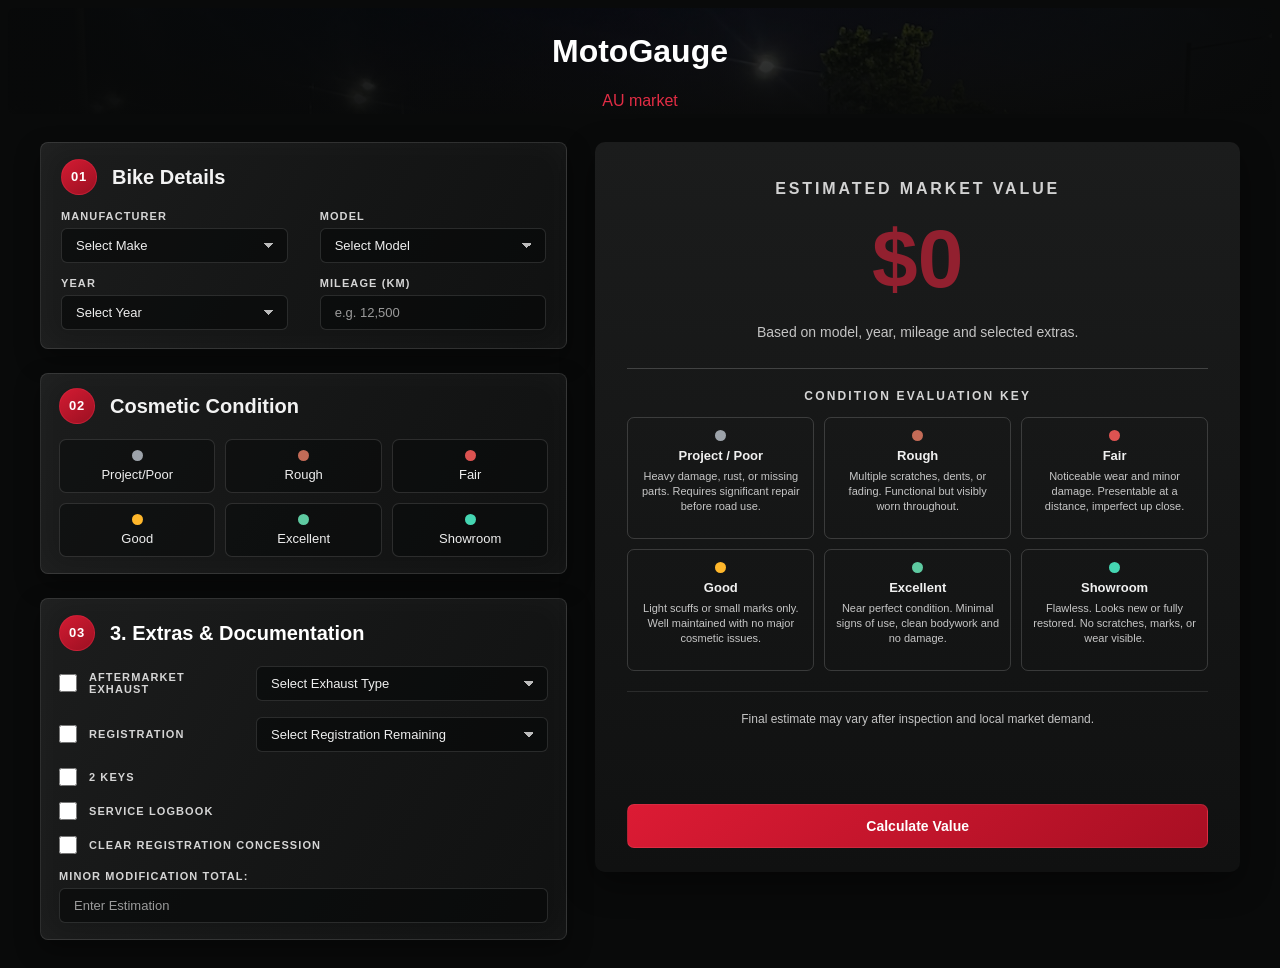
<file: index.html>
<!DOCTYPE html>
<html lang="en">
<head>
    <meta charset="UTF-8">
    <meta name="viewport" content="width=device-width, initial-scale=1.0">
    <title>MotoGauge</title>
    <link rel="stylesheet" href="style.css">
</head>
<body>
    <header>
        <h1> MotoGauge</h1> <p1> AU market</p1>
    </header>
    <div class="main-row container">
        <div class="form-sections">
        <div class="details">
            <div class="details-heading">
                <span class="details-step">01</span>
                <h2>Bike Details</h2>
            </div>

        <div class="details-grid">  <!-- Groups all bike details input and uses -->

            <div class="details-field">   <!-- groups one label and one input so they stack together -->
                <label for="brand">Manufacturer</label>
                <select id="brand" name="brand">
                    <option value="">Select Make</option>
                    <option value="kawasaki">Kawasaki</option>
                    <option value="yamaha">Yamaha</option>
                    <option value="honda">Honda</option>
                    <option value="cfmoto">CFMOTO</option>
                </select>
            </div>

            <div class="details-field">
                <label for="model">Model</label>
                <select id="model">
                    <option value="">Select Model</option>
                </select>
            </div>

        <script>
            document.getElementById("brand").addEventListener("change", function () {
                const modelDropdown = document.getElementById("model");

                modelDropdown.innerHTML = '<option value="">Select Model</option>';

                if (this.value === "kawasaki") {
                    modelDropdown.innerHTML += "<option>Ninja 300</option>";
                    modelDropdown.innerHTML += "<option>Ninja 400</option>";
                    modelDropdown.innerHTML += "<option>Ninja 500</option>";
                    modelDropdown.innerHTML += "<option>Ninja 650</option>";
                }

                if (this.value === "yamaha") {
                    modelDropdown.innerHTML += "<option>YZF-R3</option>";
                    modelDropdown.innerHTML += "<option>YZF-R7LA</option>";
                }

                if (this.value === "honda") {
                    modelDropdown.innerHTML += "<option>CBR500R</option>";
                    modelDropdown.innerHTML += "<option>CBR650R</option>";
                }

                if (this.value === "cfmoto") {
                    modelDropdown.innerHTML += "<option>450SR</option>";
                    modelDropdown.innerHTML += "<option>675SR-R</option>";
                }
            });
        </script>

        <div class="details-field" id="derestrictionSection" style="display: none;">
            <label for="derestriction">Derestriction</label>
            <select id="derestriction" name="derestriction">
                <option value="">Select option</option>
                <option value="yes">Yes</option>
                <option value="no">No</option>
            </select>
        </div>

        <div class="details-field">
            <label for="year">Year</label>
            <select id="year">
                <option value="">Select Year</option>
            </select>
        </div>

        <script>
            document.getElementById("model").addEventListener("change", function () {
                const yearDropdown = document.getElementById("year");
                const derestrictionSection = document.getElementById("derestrictionSection");
                const derestrictionDropdown = document.getElementById("derestriction");

                yearDropdown.innerHTML = '<option value="">Select Year</option>';
                derestrictionSection.style.display = "none";
                derestrictionDropdown.value = "";

                if (this.value === "CBR650R" || this.value === "YZF-R7LA") {
                    derestrictionSection.style.display = "flex";
                }

                if (this.value === "Ninja 300") {
                    yearDropdown.innerHTML += "<option>2013</option>";
                    yearDropdown.innerHTML += "<option>2014</option>";
                    yearDropdown.innerHTML += "<option>2015</option>";
                    yearDropdown.innerHTML += "<option>2016</option>";
                    yearDropdown.innerHTML += "<option>2017</option>";
                    yearDropdown.innerHTML += "<option>2018</option>";
                    yearDropdown.innerHTML += "<option>2019</option>";
                    yearDropdown.innerHTML += "<option>2020</option>";
                    yearDropdown.innerHTML += "<option>2021</option>";
                    yearDropdown.innerHTML += "<option>2022</option>";
                    yearDropdown.innerHTML += "<option>2023</option>";
                }

                if (this.value === "Ninja 400") {
                    yearDropdown.innerHTML += "<option>2018</option>";
                    yearDropdown.innerHTML += "<option>2019</option>";
                    yearDropdown.innerHTML += "<option>2020</option>";
                    yearDropdown.innerHTML += "<option>2021</option>";
                    yearDropdown.innerHTML += "<option>2022</option>";
                    yearDropdown.innerHTML += "<option>2023</option>";
                    yearDropdown.innerHTML += "<option>2024</option>";
                }

                if (this.value === "Ninja 500") {
                    yearDropdown.innerHTML += "<option>2024</option>";
                    yearDropdown.innerHTML += "<option>2025</option>";
                    yearDropdown.innerHTML += "<option>2026</option>";
                }

                if(this.value === "Ninja 650") {
                    yearDropdown.innerHTML += "<option>2017</option>";
                    yearDropdown.innerHTML += "<option>2018</option>";
                    yearDropdown.innerHTML += "<option>2019</option>";
                    yearDropdown.innerHTML += "<option>2020</option>";
                    yearDropdown.innerHTML += "<option>2021</option>";
                    yearDropdown.innerHTML += "<option>2022</option>";
                    yearDropdown.innerHTML += "<option>2023</option>";
                    yearDropdown.innerHTML += "<option>2024</option>";
                    yearDropdown.innerHTML += "<option>2025</option>";
                    yearDropdown.innerHTML += "<option>2026</option>";
                }

                if (this.value === "YZF-R3") {
                    yearDropdown.innerHTML += "<option>2015</option>";
                    yearDropdown.innerHTML += "<option>2016</option>";
                    yearDropdown.innerHTML += "<option>2017</option>";
                    yearDropdown.innerHTML += "<option>2018</option>";
                    yearDropdown.innerHTML += "<option>2019</option>";
                    yearDropdown.innerHTML += "<option>2020</option>";
                    yearDropdown.innerHTML += "<option>2021</option>";
                    yearDropdown.innerHTML += "<option>2022</option>";
                    yearDropdown.innerHTML += "<option>2023</option>";
                    yearDropdown.innerHTML += "<option>2024</option>";
                    yearDropdown.innerHTML += "<option>2025</option>";
                    yearDropdown.innerHTML += "<option>2026</option>";
                }

                if (this.value === "YZF-R7LA") {
                    yearDropdown.innerHTML += "<option>2021</option>";
                    yearDropdown.innerHTML += "<option>2022</option>";
                    yearDropdown.innerHTML += "<option>2023</option>";
                    yearDropdown.innerHTML += "<option>2024</option>";
                    yearDropdown.innerHTML += "<option>2025</option>";
                    yearDropdown.innerHTML += "<option>2026</option>";
                }

                if (this.value === "CBR500R") {
                    yearDropdown.innerHTML += "<option>2013</option>";
                    yearDropdown.innerHTML += "<option>2014</option>";
                    yearDropdown.innerHTML += "<option>2015</option>";
                    yearDropdown.innerHTML += "<option>2016</option>";
                    yearDropdown.innerHTML += "<option>2017</option>";
                    yearDropdown.innerHTML += "<option>2018</option>";
                    yearDropdown.innerHTML += "<option>2019</option>";
                    yearDropdown.innerHTML += "<option>2020</option>";
                    yearDropdown.innerHTML += "<option>2021</option>";
                    yearDropdown.innerHTML += "<option>2022</option>";
                    yearDropdown.innerHTML += "<option>2023</option>";
                    yearDropdown.innerHTML += "<option>2024</option>";
                    yearDropdown.innerHTML += "<option>2025</option>";
                    yearDropdown.innerHTML += "<option>2026</option>";
                }

                if (this.value === "CBR650R") {
                    yearDropdown.innerHTML += "<option>2019</option>";
                    yearDropdown.innerHTML += "<option>2020</option>";
                    yearDropdown.innerHTML += "<option>2021</option>";
                    yearDropdown.innerHTML += "<option>2022</option>";
                    yearDropdown.innerHTML += "<option>2023</option>";
                    yearDropdown.innerHTML += "<option>2024</option>";
                    yearDropdown.innerHTML += "<option>2025</option>";
                    yearDropdown.innerHTML += "<option>2026</option>";
                }

                if (this.value === "450SR") {
                    yearDropdown.innerHTML += "<option>2022</option>";
                    yearDropdown.innerHTML += "<option>2023</option>";
                    yearDropdown.innerHTML += "<option>2024</option>";
                    yearDropdown.innerHTML += "<option>2025</option>";
                    yearDropdown.innerHTML += "<option>2026</option>";
                }

                if (this.value === "675SR-R") {
                    yearDropdown.innerHTML += "<option>2025</option>";
                    yearDropdown.innerHTML += "<option>2026</option>";
                }
            });
        </script>

            <div class="details-field">
                <label for="mileage">Mileage (KM)</label>
                <input id="mileage" name="mileage" type="text" inputmode="numeric" placeholder="e.g. 12,500">
            </div>
        </div>
    </div>

    <div class="cosmetics">

        <div class="details-heading">
            <span class="details-step">02</span>
            <h2>Cosmetic Condition</h2>
        </div>

        <div class="condition-options" role="radiogroup" aria-label="Cosmetic Condition">
            <label class="condition-option project-poor">
                <input type="radio" name="cosmetic" value="projectPoor">
                <span class="condition-dot"></span>
                <span>Project/Poor</span>
            </label>
            <label class="condition-option rough">
                <input type="radio" name="cosmetic" value="rough">
                <span class="condition-dot"></span>
                <span>Rough</span>
            </label>
            <label class="condition-option fair">
                <input type="radio" name="cosmetic" value="fair">
                <span class="condition-dot"></span>
                <span>Fair</span>
            </label>
            <label class="condition-option good">
                <input type="radio" name="cosmetic" value="good">
                <span class="condition-dot"></span>
                <span>Good</span>
            </label>
            <label class="condition-option excellent">
                <input type="radio" name="cosmetic" value="excellent">
                <span class="condition-dot"></span>
                <span>Excellent</span>
            </label>
            <label class="condition-option showroom">
                <input type="radio" name="cosmetic" value="showroom">
                <span class="condition-dot"></span>
                <span>Showroom</span>
            </label>
        </div>
    </div>

    <div class="extras">
        <div class="details-heading">
            <span class="details-step">03</span>
            <h2>3. Extras & Documentation</h2>
        </div>

        <div class="details-field extra-select-row">
            <input type="checkbox" id="aftermarketExhaust" name="aftermarketExhaust">
            <label for="aftermarketExhaust">Aftermarket Exhaust</label>
            <select id="exhaustType" name="exhaustType">
                <option value="">Select Exhaust Type</option>
                <option value="fullSystem">Full system</option>
                <option value="slipOn">Slip-on</option>
            </select>
        </div>

        <div class="details-field extra-select-row">
            <input type="checkbox" id="regoRemaining" name="regoRemaining">
            <label for="regoRemaining">Registration</label>
            <select id="rego" name="rego">
                <option value="">Select Registration Remaining</option>
                <option value="threeMonths">1-3 Months</option>
                <option value="sixMonths">3-6 Months</option>
                <option value="nineMonths">6-9 Months</option>
                <option value="twelveMonths">9-12 Months</option>
            </select>
        </div>

        <div class="details-field extra-checkbox-row">
            <input type="checkbox" id="twoKeys" name="twoKeys">
            <label for="twoKeys">2 Keys</label>
        </div>

        <div class="details-field extra-checkbox-row">
            <input type="checkbox" id="logbook" name="logbook">
            <label for="logbook">Service Logbook</label>
        </div>

        <div class="details-field extra-checkbox-row">
            <input type="checkbox" id="registrationConcession" name="registrationConcession">
            <label for="registrationConcession">Clear Registration Concession</label>
        </div>

        <div class="details-field">
            <label for="extraMods">Minor Modification Total:</label>
            <input id="extraMods" name="extraMods" type="text" inputmode="numeric" placeholder="Enter Estimation">
        </div>

    </div>
        </div>

        <aside class="estimation" aria-labelledby="estimationLabel">
            <div class="estimation-card">
                <h3 id="estimationLabel">Estimated Market Value</h3>
                <div class="value-amount" id="estimationDisplay">$0</div>
                <p class="estimate-basis">Based on model, year, mileage and selected extras.</p>

                <div class="evaluation-key">
                    <h4>Condition Evaluation Key</h4>
                    <div class="evaluation-options">
                        <div class="evaluation-option">
                            <span class="condition-dot project-poor-dot"></span>
                            <strong>Project / Poor</strong>
                            <p>Heavy damage, rust, or missing parts. Requires significant repair before road use.</p>
                        </div>
                        <div class="evaluation-option">
                            <span class="condition-dot rough-dot"></span>
                            <strong>Rough</strong>
                            <p>Multiple scratches, dents, or fading. Functional but visibly worn throughout.</p>
                        </div>
                        <div class="evaluation-option">
                            <span class="condition-dot fair-dot"></span>
                            <strong>Fair</strong>
                            <p>Noticeable wear and minor damage. Presentable at a distance, imperfect up close.</p>
                        </div>
                        <div class="evaluation-option">
                            <span class="condition-dot good-dot"></span>
                            <strong>Good</strong>
                            <p>Light scuffs or small marks only. Well maintained with no major cosmetic issues.</p>
                        </div>
                        <div class="evaluation-option">
                            <span class="condition-dot excellent-dot"></span>
                            <strong>Excellent</strong>
                            <p>Near perfect condition. Minimal signs of use, clean bodywork and no damage.</p>
                        </div>
                        <div class="evaluation-option">
                            <span class="condition-dot showroom-dot"></span>
                            <strong>Showroom</strong>
                            <p>Flawless. Looks new or fully restored. No scratches, marks, or wear visible.</p>
                        </div>
                    </div>
                </div>

                <p class="estimate-notice">Final estimate may vary after inspection and local market demand.</p>
                <!-- keep original input for compatibility with existing scripts; hidden visually -->
                <input type="text" id="estimation" readonly aria-hidden="true">
                <button type="button" id="calculateButton" class="calculate-button">Calculate Value</button>
            </div>
        </aside>
    </div>

    <script src="scripts.js"></script>
</body>
</html>
</file>
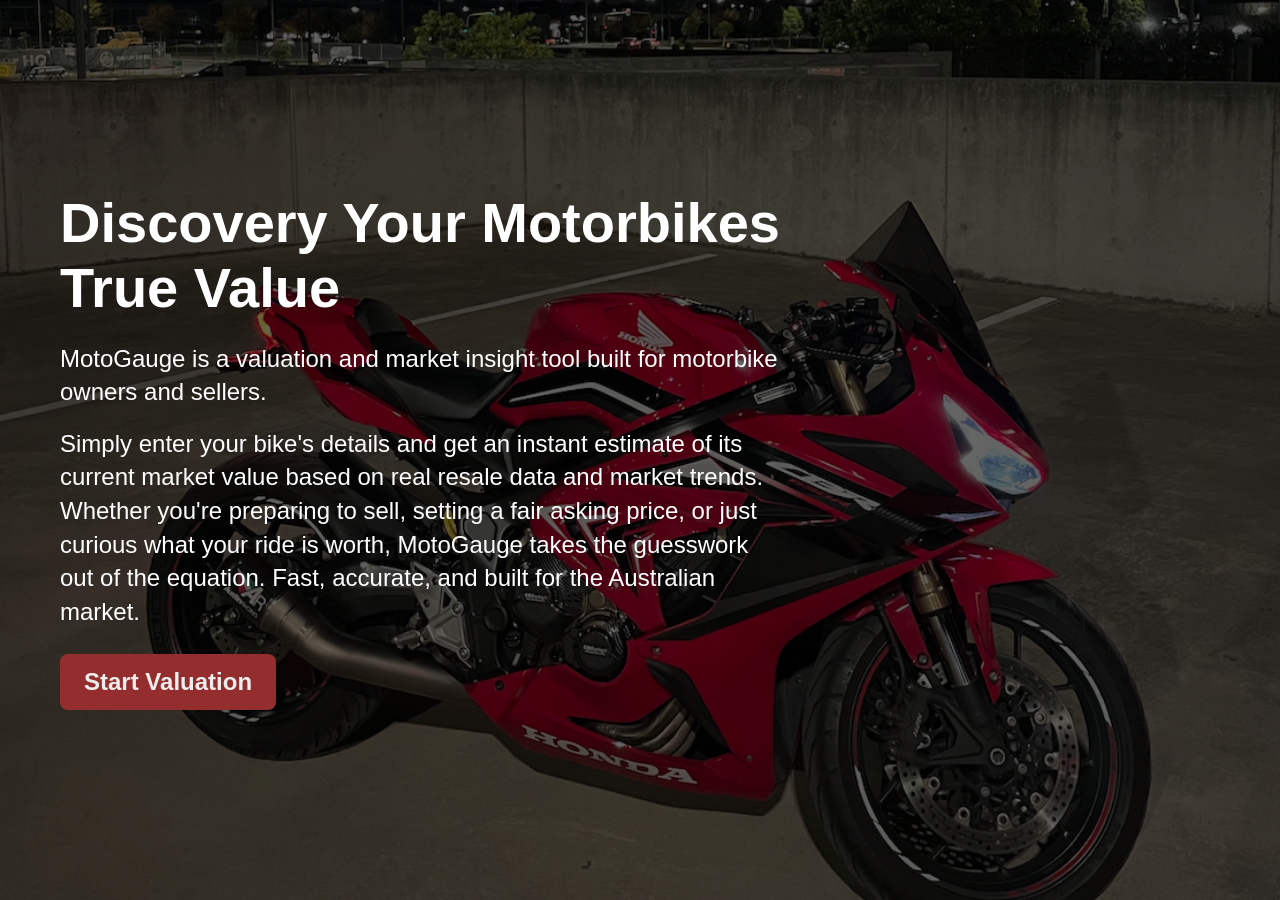
<file: PRindex.html>
<!DOCTYPE html>
<html lang="en">
<head>
    <meta charset="UTF-8">
    <meta name="viewport" content="width=device-width, initial-scale=1.0">
    <title>PRMotors</title>
    <link rel="stylesheet" href="PRstyle.css"> 

</head>
<body>
    <div class="header">
        <img src="images/bike.png" alt="Motorbike">
        <div class="text-overlay">
            <div>Discovery Your Motorbikes True Value</div>
            <p>MotoGauge is a valuation and market insight tool built for motorbike owners and sellers. </p>
            <p> Simply enter your bike's details and get an instant estimate of its current market value based on real resale data and market trends. Whether you're preparing to sell, setting a fair asking price, or just curious what your ride is worth, MotoGauge takes the guesswork out of the equation. Fast, accurate, and built for the Australian market.</p>
            <a href="index.html" class="button-link">Start Valuation</a>
        </div>
    </div>


</body>
</html>
</file>
<file: style.css>
body {
  font-family:'Gill Sans', 'Gill Sans MT', Calibri, 'Trebuchet MS', sans-serif;
  background-color: #090a0a;
  color: #f2f2f2;
}

header{
  background:
    linear-gradient(90deg, rgba(8, 9, 9, 0.96), rgba(8, 9, 9, 0.45), rgba(8, 9, 9, 0.96)),
    linear-gradient(180deg, rgba(8, 9, 9, 0.12), rgba(8, 9, 9, 0.82)),
    url("images/bike.png") center 35% / cover no-repeat;
  color: rgb(255, 255, 255);
  padding: 4px;
  text-align: center;
  border-radius: 8px;
}

header p1 {
  color: #e22d45;
}
/* form labels, inputs and selects inherit defaults from body but can be targeted below */

.container {
  width: calc(100% - 64px);
  max-width: none;
  margin: 28px auto;
  padding: 0;
}

.main-row {
  display: grid;
  grid-template-columns: minmax(500px, 0.9fr) minmax(560px, 1.1fr);
  gap: 28px;
  align-items: start;
}

.form-sections {
  display: flex;
  flex-direction: column;
  gap: 24px;
  min-width: 0;
}

.details{
  width: 100%;
  box-sizing: border-box;
  color: #f2f2f2;
  padding: 16px 20px 18px;
  background: linear-gradient(120deg, #1c1d1d 0%, #151616 52%, #101111 100%);
  border: 1px solid rgba(255, 255, 255, 0.12);
  border-radius: 8px;
  box-shadow: inset 0 0 34px rgba(255, 255, 255, 0.03), 0 10px 24px rgba(0, 0, 0, 0.36);
}

.details-heading {
  display: flex;
  align-items: center;
  gap: 15px;
  margin-bottom: 15px;
}

.details-heading h2 {
  font-size: 20px;
  line-height: 1;
  font-weight: 600;
  margin: 0;
}

.details-step {
  display: inline-flex;
  align-items: center;
  justify-content: center;
  width: 34px;
  height: 34px;
  border-radius: 50%;
  background: linear-gradient(145deg, #d21b32, #9c1022);
  border: 1px solid rgba(226, 45, 69, 0.42);
  color: #ffffff;
  font-size: 13px;
  font-weight: 700;
  letter-spacing: 0.05em;
}

.details-grid {
  display: grid;
  grid-template-columns: repeat(2, minmax(0, 1fr));
  column-gap: 32px;
  row-gap: 14px;
}

.details-field {
  display: flex;
  flex-direction: column;
  min-width: 0;
  gap: 6px;
}

.details-field label {
  color: #d5d5d5;
  font-size: 11px;
  font-weight: 700;
  letter-spacing: 0.1em;
  text-transform: uppercase;
}

.details-field select,
.details-field input {
  width: 100%;
  height: 35px;
  box-sizing: border-box;
  border: 1px solid rgba(255, 255, 255, 0.13);
  border-radius: 6px;
  padding: 0 14px;
  font: inherit;
  font-size: 13px;
  color: #eeeeee;
  background-color: rgba(8, 9, 9, 0.62);
  outline: none;
}

.details-field select {
  appearance: none;
  padding-right: 34px;
  background-image:
    linear-gradient(45deg, transparent 50%, #bcbcbc 50%),
    linear-gradient(135deg, #bcbcbc 50%, transparent 50%);
  background-position: calc(100% - 18px) 14px, calc(100% - 13px) 14px;
  background-size: 5px 5px, 5px 5px;
  background-repeat: no-repeat;
}

.details-field option {
  color: #f2f2f2;
  background-color: #141515;
}

.details-field input::placeholder {
  color: #9b9b9b;
}

.details-field select:focus,
.details-field input:focus {
  border-color: rgba(226, 45, 69, 0.72);
  box-shadow: 0 0 0 2px rgba(197, 22, 45, 0.2);

}

.cosmetics{
  width: 100%;
  box-sizing: border-box;
  color: #f2f2f2;
  margin: 0;
  padding: 14px 18px 16px;
  background: linear-gradient(120deg, #1c1d1d 0%, #151616 52%, #101111 100%);
  border: 1px solid rgba(255, 255, 255, 0.12);
  border-radius: 8px;
  box-shadow: inset 0 0 34px rgba(255, 255, 255, 0.03), 0 10px 24px rgba(0, 0, 0, 0.36);
}

.condition-options {
  display: grid;
  grid-template-columns: repeat(3, minmax(0, 1fr));
  gap: 10px;
}

.condition-option {
  position: relative;
  display: flex;
  height: 54px;
  box-sizing: border-box;
  flex-direction: column;
  justify-content: center;
  align-items: center;
  gap: 6px;
  border: 1px solid rgba(255, 255, 255, 0.13);
  border-radius: 7px;
  color: #eeeeee;
  background: rgba(8, 9, 9, 0.48);
  font-size: 13px;
  cursor: pointer;
  transition: border-color 150ms ease, box-shadow 150ms ease, background-color 150ms ease;
}

.condition-option input {
  position: absolute;
  opacity: 0;
}

.condition-dot {
  width: 11px;
  height: 11px;
  border-radius: 50%;
  background: #a2a5ab;
}

.project-poor .condition-dot { background: #9da3aa; }
.rough .condition-dot { background: #c36b57; }
.fair .condition-dot { background: #dc5351; }
.good .condition-dot { background: #ffb72b; }
.excellent .condition-dot { background: #5ecaa1; }
.showroom .condition-dot { background: #45d6b2; }

.condition-option:has(input:checked) {
  border-color: rgba(148, 31, 47, 0.82);
  background: rgba(197, 22, 45, 0.16);
  box-shadow: 0 0 8px rgba(226, 45, 69, 0.28);
}

.condition-option:has(input:focus-visible) {
  outline: 2px solid rgba(226, 45, 69, 0.72);
  outline-offset: 2px;
}

.extras {
  width: 100%;
  box-sizing: border-box;
  color: white;
  min-height: 275px;
  border-radius: 8px;
  padding: 16px 18px;

  background: linear-gradient(120deg, #1c1d1d 0%, #151616 52%, #101111 100%);
  border: 1px solid rgba(255, 255, 255, 0.12);
  box-shadow: inset 0 0 34px rgba(255, 255, 255, 0.03), 0 10px 24px rgba(0, 0, 0, 0.36);
}

.extra-select-row {
  flex-direction: row;
  align-items: center;
  gap: 12px;
  margin-bottom: 16px;
}

.extra-select-row input[type="checkbox"] {
  flex: 0 0 auto;
  width: 18px;
  height: 18px;
  margin: 0;
}

.extra-select-row label {
  flex: 0 0 155px;
}

.extra-select-row select {
  flex: 1;
  width: auto;
}

.extra-checkbox-row {
  flex-direction: row;
  align-items: center;
  gap: 12px;
  margin-bottom: 16px;
}

.extra-checkbox-row input[type="checkbox"] {
  flex: 0 0 auto;
  width: 18px;
  height: 18px;
  margin: 0;
}

.calculate-button {
  width: 100%;
  height: 44px;
  margin-top: 18px;
  border: 1px solid rgba(255, 255, 255, 0.08);
  border-radius: 7px;
  background: linear-gradient(145deg, #dc1b34, #a80f23);
  color: #ffffff;
  font: inherit;
  font-size: 14px;
  font-weight: 700;
  cursor: pointer;
}

.calculate-button:hover {
  background: linear-gradient(145deg, #7c1724, #881222);
}

.calculate-button:focus-visible {
  outline: 2px solid rgba(123, 25, 38, 0.8);
  outline-offset: 2px;
}

.estimation-card .calculate-button {
  margin-top: auto;
}

.estimation { 
  min-width: 0;
  width: 100%;
}
.estimation-card {
  position: sticky;
  top: 28px;
  min-height: calc(100vh - 170px);
  box-sizing: border-box;
  background: linear-gradient(180deg, #1b1c1c, #101111);
  padding: 38px 32px 24px;
  border-radius: 10px;
  box-shadow: 0 12px 32px rgba(0, 0, 0, 0.42);
  display: flex;
  flex-direction: column;
  gap: 0;
  align-items: stretch;
}

.estimation-card h3 {
  margin: 0;
  color: #d2d2d2;
  text-align: center;
  text-transform: uppercase;
  letter-spacing: 0.18em;
  font-size: 16px;
  font-weight: 600;
}

.value-amount {
  font-weight: 700;
  font-size: 82px;
  line-height: 1;
  margin: 20px 0 24px;
  color: #92202f;
  text-align: center;
}

.estimate-basis {
  margin: 0 0 28px;
  color: #c4c4c4;
  text-align: center;
  font-size: 14px;
}

.evaluation-key {
  border-top: 1px solid rgba(255, 255, 255, 0.18);
  border-bottom: 1px solid rgba(255, 255, 255, 0.1);
  padding: 20px 0;
}

.evaluation-key h4 {
  margin: 0 0 14px;
  color: #d5d5d5;
  text-align: center;
  text-transform: uppercase;
  letter-spacing: 0.18em;
  font-size: 12px;
  font-weight: 600;
}

.evaluation-options {
  display: grid;
  grid-template-columns: repeat(3, minmax(0, 1fr));
  gap: 10px;
}

.evaluation-option {
  box-sizing: border-box;
  min-height: 122px;
  padding: 12px 10px;
  border: 1px solid rgba(255, 255, 255, 0.16);
  border-radius: 7px;
  color: #f0f0f0;
  text-align: center;
}

.evaluation-option .condition-dot {
  display: block;
  margin: 0 auto 7px;
}

.evaluation-option strong {
  display: block;
  margin-bottom: 6px;
  font-size: 13px;
}

.evaluation-option p {
  margin: 0;
  color: #c6c6c6;
  font-size: 11px;
  line-height: 1.35;
}

.project-poor-dot { background: #9da3aa; }
.rough-dot { background: #c36b57; }
.fair-dot { background: #dc5351; }
.good-dot { background: #ffb72b; }
.excellent-dot { background: #5ecaa1; }
.showroom-dot { background: #45d6b2; }

.estimate-notice {
  margin: 20px 0 0;
  padding: 0 8px;
  color: #c4c4c4;
  text-align: center;
  font-size: 12px;
}

/* Hide original input visually but keep for screen readers/compatibility */
#estimation { position: absolute; left: -9999px; width: 1px; height: 1px; overflow: hidden; }

@media (max-width: 1120px) {
  .container { width: calc(100% - 32px); }
  .main-row { grid-template-columns: 1fr; }
  .estimation-card { position: relative; top: 0; min-height: 0; }
}

@media (max-width: 560px) {
  .details-grid { grid-template-columns: 1fr; }
  .condition-options { grid-template-columns: repeat(2, minmax(0, 1fr)); }
  .value-amount { font-size: 58px; }
  .evaluation-options { grid-template-columns: 1fr; }
}
</file>
<file: PRstyle.css>
body {
    background-color: white;
    font-family:'Gill Sans', 'Gill Sans MT', Calibri, 'Trebuchet MS', sans-serif;
    color: white;
    margin: 0;
}

.header {
    min-height: 100vh;
    position: relative;
    display: flex;
    align-items: center;
    overflow: hidden;
}

.header img {
    position: absolute;
    width: 100%;
    height: 100%;
    object-fit: cover;
    object-position: center 86%;
    z-index: 1;
}

.header::after {
    content: "";
    position: absolute;
    inset: 0;
    background-color: rgba(0, 0, 0, 0.45);
    z-index: 2;
}

.text-overlay {
    position: relative;
    z-index: 3;
    max-width: 720px;
    padding: 60px;
}

.text-overlay div {
    font-size: 56px;
    font-weight: bold;
    margin-bottom: 22px;
}

p {
    font-size: 24px;
    line-height: 1.4;
    margin: 0 0 18px;
}

.button-link {
    background-color:rgb(148, 46, 46);
    color: rgb(237, 237, 237);
    border-radius: 8px;
    display: inline-block;
    padding: 14px 24px;
    font-size: 24px;
    text-decoration: none;
    font-weight: bold;
    margin-top: 8px;
}
</file>
